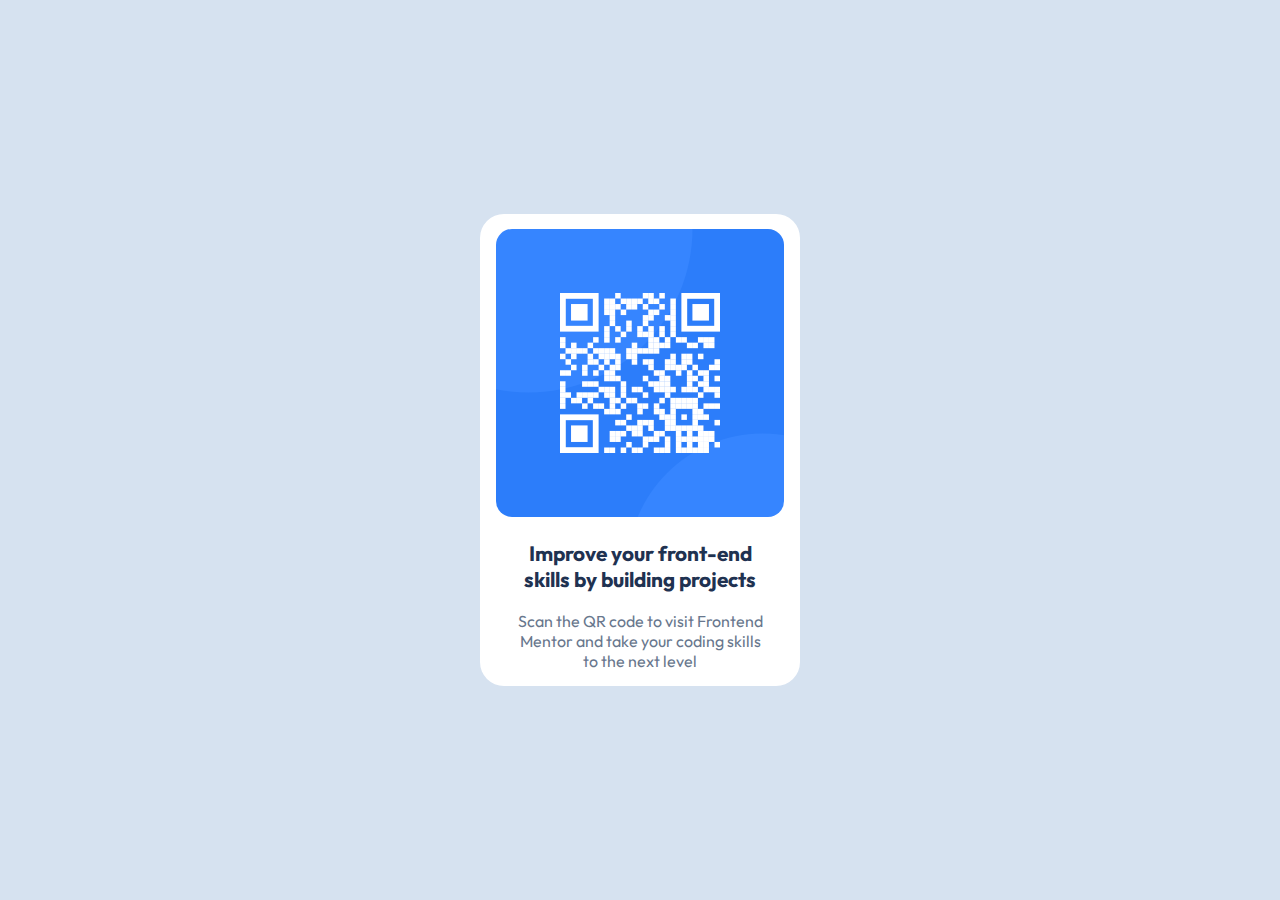
<file: 01-QR-Code/index.html>
<!DOCTYPE html>
<html lang="en">
<head>
  <meta charset="UTF-8">
  <meta name="viewport" content="width=device-width, initial-scale=1.0"> 
  
  <title>Frontend Mentor | QR code component</title>

  <link rel="stylesheet" href="./source/CSS/reset.css">
  <link rel="stylesheet" href="./source/CSS/style.css">

</head>
<body>

  <main class="container">
    <picture class="qrcode">
      <img src="./source/images/image-qr-code.png" alt="imagem de um QR Code">
    </picture>
    <h1>Improve your front-end skills by building projects</h1>
    <p>Scan the QR code to visit Frontend Mentor and take your coding skills to the next level</p>
  </main>
  
</body>
</html>
</file>
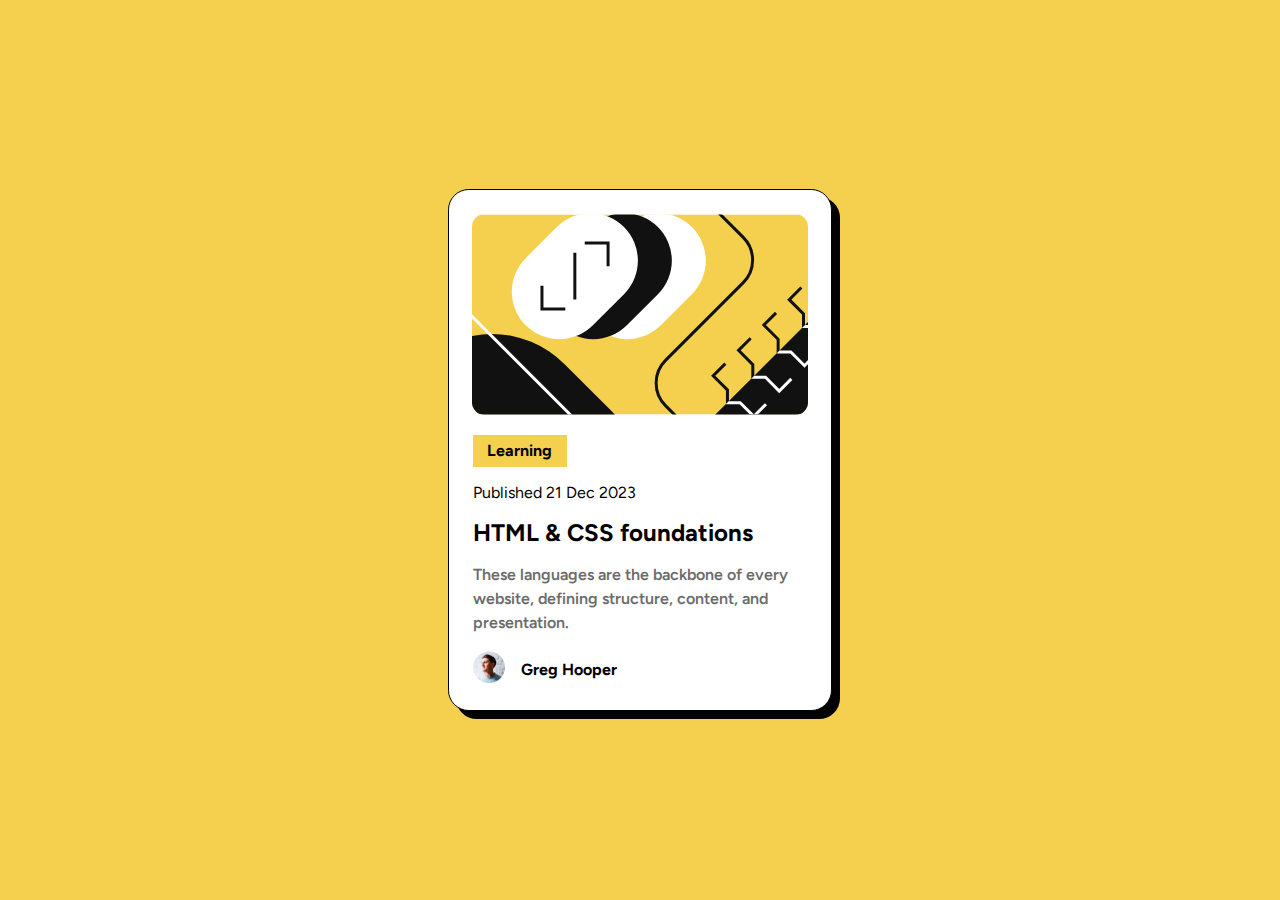
<file: 02-Blog-preview-card-main/index.html>
<!DOCTYPE html>
<html lang="en">
<head>
  <meta charset="UTF-8">
  <meta name="viewport" content="width=device-width, initial-scale=1.0">
  
  <title>Frontend Mentor | Blog preview card</title>

  <link rel="stylesheet" href="./source/CSS/reset.css">
  <link rel="stylesheet" href="./source/CSS/style.css">

</head>
<body>

  <main class="cartao">
    <picture>
      <img class="blog-img" src="./source/images/illustration-article.svg" alt="Imagem abstrata para blogs">
    </picture>
    <div>
      <p class="tipo-de-materia">Learning</p>
      <p class="data-de-publicacao">Published 21 Dec 2023</p>
      <h1>HTML & CSS foundations</h1>
      <p class="descricao-de-conteudo">These languages are the backbone of every website, defining structure, content, and presentation.</p>
    </div>
    <div class="autor">
      <picture>
        <img class="autor-img" src="./source/images/image-avatar.webp" alt="Foto de Greg Hooper">
      </picture>
      <p>Greg Hooper</p>
    </div>
  </main>
  
</body>
</html>
</file>
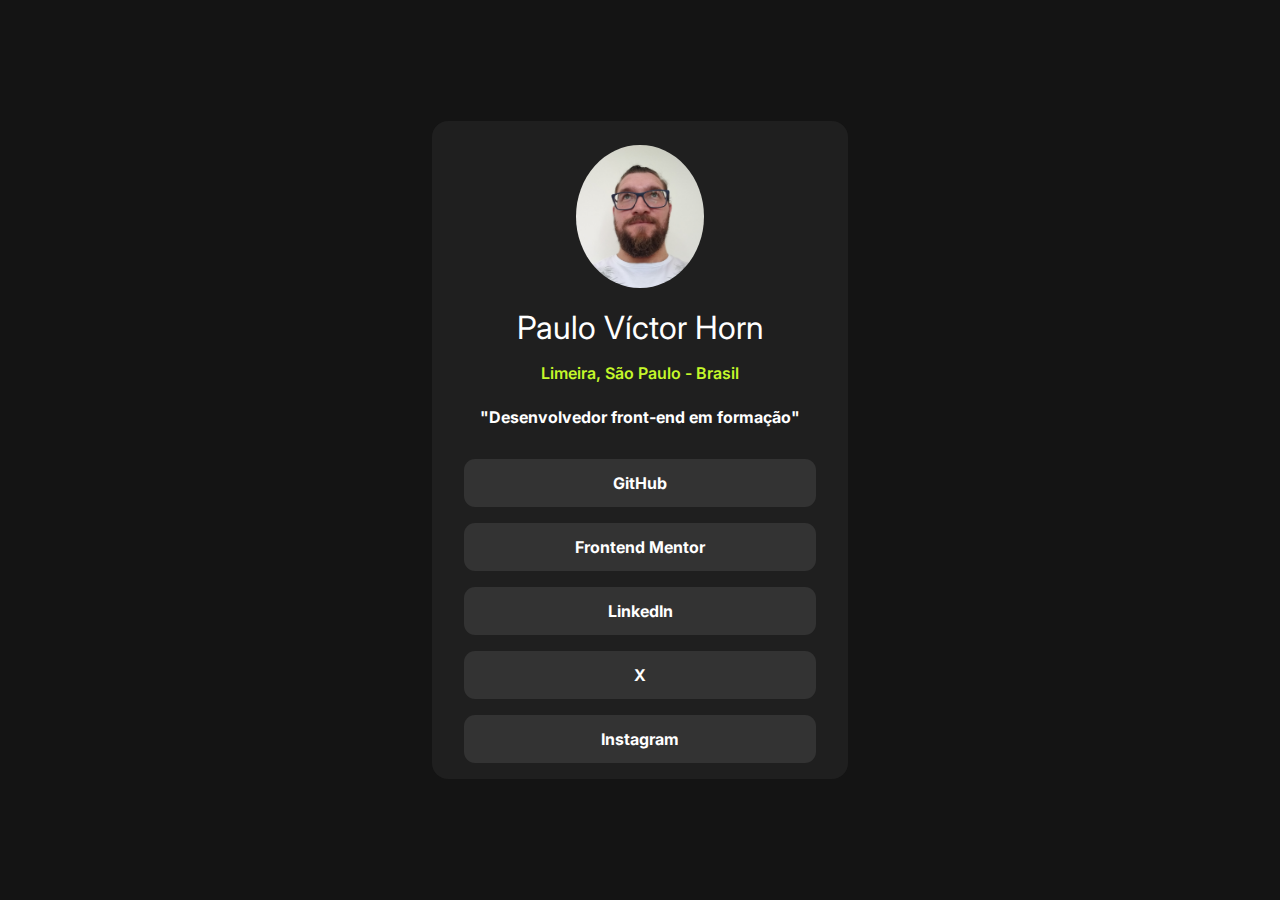
<file: 03-social-links-profile-main/index.html>
<!DOCTYPE html>
<html lang="pt-BR">
<head>
    <meta charset="UTF-8">
    <meta name="viewport" content="width=device-width, initial-scale=1.0">
    <title>Social Links Profile</title>

    <link rel="stylesheet" href="./source/CSS/reset.css">
    <link rel="stylesheet" href="./source/CSS/style.css">
    <link rel="stylesheet" href="./source/CSS/responsive.css">

</head>
<body>
    <main class="profile">
        <div class="apresentacao">
            <img class="foto" src="./source/images/foto-para-perfis-pq.jpg" alt="Foto de Paulo Víctor Horn">
            <h1 class="nome">Paulo Víctor Horn</h1>
            <h2 class="localizacao">Limeira, São Paulo - Brasil</h2>
            <h3 class="apresentacao">"Desenvolvedor front-end em formação"</h3>
        </div>

        <div class="redes-sociais">
            <a href="https://github.com/PauloHorn" target="_blank"><div class="rede-social github">GitHub</div></a>
            <a href="https://www.frontendmentor.io/profile/PauloHorn" target="_blank"><div class="rede-social frontend-mentor">Frontend Mentor</div></a>
            <a href="www.linkedin.com/in/paulo-víctor-horn-527b81207" target="_blank"><div class="rede-social linkedin">LinkedIn</div></a>
            <a href="https://twitter.com/PauloHorn" target="_blank"><div class="rede-social x">X</div></a>
            <a href="https://www.instagram.com/hornpaulo/" target="_blank"><div class="rede-social instagram">Instagram</div></a>
        </div>
    </main>
</body>
</html>
</file>
<file: 01-QR-Code/source/CSS/style.css>
@import url('https://fonts.googleapis.com/css2?family=Outfit:wght@100..900&display=swap');

body {
    background-color: hsl(212, 45%, 89%);
    display: flex;
    justify-content: center;
    font-family: "Outfit", sans-serif;
    align-items: center;
    min-height: 100vh;
}

.container {
    background-color: hsl(0, 0%, 100%);
    max-width: 320px;
    max-height: 499px;
    padding: 0.9rem;
    text-align: center;
    border-radius: 1.5rem;
    display: flex;
    flex-direction: column;
    align-items: center;
}

h1 {
    padding: 1.2rem;
    font-weight: 700;
    color: hsl(218, 44%, 22%);
    font-size: 1.3rem;
}

p {
    font-size: 1rem;
    color: hsl(216, 15%, 48%);
    font-weight: 400;
    max-width: 250px;
}

img {
    max-width: 288px;
    border-radius: 1rem;
}
</file>
<file: 02-Blog-preview-card-main/source/CSS/style.css>
@import url('https://fonts.googleapis.com/css2?family=Figtree:ital,wght@0,300..900;1,300..900&display=swap');

body {
    background-color: hsl(47, 88%, 63%);
    display: flex;
    justify-content: center;
    align-items: center;
    min-height: 100vh;
    font-family: "Figtree", sans-serif;
}

.cartao {
    background-color: hsl(0, 0%, 100%);
    max-width: 384px;
    max-height: 522px;
    display: flex;
    flex-direction: column;
    align-items: center;
    justify-content: space-around;
    border-radius: 1.3rem;
    padding: 1.5rem;
    box-shadow: 0.5rem 0.5rem;
    gap: 1rem;
    border: 1px solid black;
}

.blog-img {
    border-radius: 0.8rem;
}

.tipo-de-materia {
    background-color: hsl(47, 88%, 63%);
    display: inline-flex;
    padding: 0.4rem 0.9rem;
    font-weight: bold;
}

.data-de-publicacao {
    padding: 1rem 0;
}

h1 {
    font-size: 1.5rem;
    padding-bottom: 1rem;
}

.descricao-de-conteudo {
    color: hsl(0, 0%, 42%);
    line-height: 1.5rem;
    font-weight: 600;

}

.autor {
    width: 335px;
    display: flex;
    justify-content: flex-start;
    align-items: center;
    gap: 1rem;
    font-weight: bold;
}

.autor-img {
    width: 2rem;
}

@media (max-width: 360px) {
    .cartao {
        max-width: 340px;
    }

    .blog-img {
        max-width: 290px;
    }
}
</file>
<file: 03-social-links-profile-main/source/CSS/style.css>
@import url('https://fonts.googleapis.com/css2?family=Inter:ital,opsz,wght@0,14..32,100..900;1,14..32,100..900&display=swap');

body {
    background-color: hsl(0, 0%, 8%);
    color: hsl(0, 0%, 100%);
    display: flex;
    justify-content: center;
    min-height: 100vh;
    align-items: center;
    font-family: "Inter", sans-serif;
    font-size: 1rem;
}

.foto {
    width: 8rem;
    border-radius: 50%;
    padding: 1rem 0;
}

.nome {
    font-weight: 400;
}

.localizacao {
    padding: 1rem 0;
    font-weight: 600;
    font-size: 1rem;
    color: hsl(75, 94%, 57%);
}

.apresentacao {
    padding: 0.5rem 0 1rem 0;
    font-size: 1rem;
}

.profile {
    background-color: hsl(0, 0%, 12%);
    text-align: center;
    width: 26rem;
    border-radius: 1rem;
}

.redes-sociais {
    display: flex;
    flex-direction: column;
    align-items: center;
    gap: 1rem;
    padding-bottom: 1rem;
}

.rede-social {
    width: 22rem;
    height: 3rem;
    line-height: 3rem;
    font-weight: 700;
    background-color: hsl(0, 0%, 20%);
    border-radius: 0.7rem;
}

.redes-sociais a {
    color: hsl(0, 0%, 100%);
}

.rede-social:hover {
    background-color: hsl(75, 94%, 57%);
    color: black;
    cursor: pointer;
    transition: 0.6s;
}
</file>
<file: 03-social-links-profile-main/source/CSS/responsive.css>
@media (max-width: 600px) {
    .profile {
        width: 20rem;
    }

    .rede-social {
        width: 18rem;
        height: 2.5rem;
        line-height: 2.5rem;
    }

    .apresentacao {
        font-size: 0.9rem;
        padding-bottom: 1rem;
    }
}
</file>
